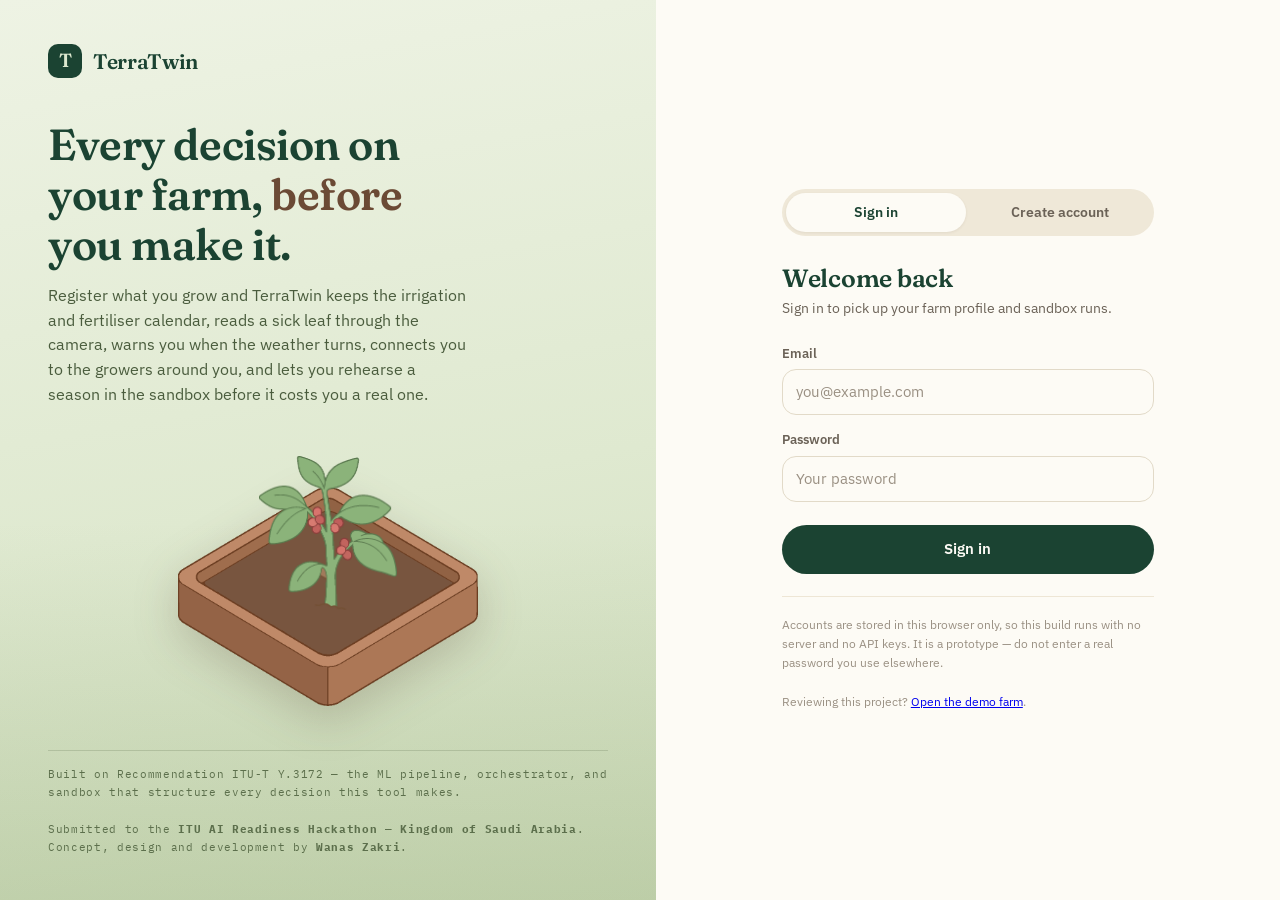
<file: app/index.html>
<!DOCTYPE html>
<html lang="en">
<head>
<meta charset="UTF-8" />
<meta name="viewport" content="width=device-width, initial-scale=1" />
<title>TerraTwin — AI readiness digital twin for Jazan agriculture | ITU AI Readiness Hackathon</title>
<meta name="description" content="TerraTwin — an AI readiness digital twin for sustainable agriculture in Jazan, Saudi Arabia: readiness scorecard, decision sandbox, plant register, AI plant doctor, weather alerts, farmers' forum and local market. Built on ITU-T Y.3172 for the ITU AI Readiness Hackathon. By Wanas Zakri." />

<!-- Web fonts load from Google when online; the app falls back to system
     fonts offline and remains fully usable either way. -->
<link rel="preconnect" href="https://fonts.googleapis.com" />
<link rel="preconnect" href="https://fonts.gstatic.com" crossorigin />
<link href="https://fonts.googleapis.com/css2?family=Fraunces:opsz,wght@9..144,400;9..144,600;9..144,700&family=IBM+Plex+Sans:wght@400;500;600&family=IBM+Plex+Mono:wght@400;500;600&display=swap" rel="stylesheet" />

<link rel="stylesheet" href="css/base.css" />
<link rel="stylesheet" href="css/auth.css" />
<link rel="stylesheet" href="css/app.css" />
<link rel="stylesheet" href="css/farm-modules.css" />
</head>

<body>

<!-- ============ Sign in ============ -->
<div id="page-auth">


<main class="auth-shell">

  <!-- ============ Left: the thesis ============ -->
  <section class="auth-stage">
    <div class="auth-brand">
      <div class="auth-mark" aria-hidden="true">T</div>
      <div class="auth-brand-name">TerraTwin</div>
    </div>

    <div class="auth-pitch">
      <h1>Every decision on your farm, <em>before</em> you make it.</h1>
      <p>
        Register what you grow and TerraTwin keeps the irrigation and fertiliser
        calendar, reads a sick leaf through the camera, warns you when the weather
        turns, connects you to the growers around you, and lets you rehearse a
        season in the sandbox before it costs you a real one.
      </p>
    </div>

    <div class="auth-scene">
      <div class="auth-scene-bowl">
        <img class="bowl" src="[data-uri]" alt="" />
        <img class="auth-scene-plant" src="[data-uri]" alt="A young coffee plant growing in a planting box" />
      </div>
    </div>

    <p class="auth-caption">
      Built on Recommendation ITU-T Y.3172 — the ML pipeline, orchestrator, and
      sandbox that structure every decision this tool makes.
      <br /><br />
      Submitted to the <strong>ITU AI Readiness Hackathon — Kingdom of Saudi Arabia</strong>.
      Concept, design and development by <strong>Wanas Zakri</strong>.
    </p>
  </section>

  <!-- ============ Right: the form ============ -->
  <section class="auth-panel">
    <div class="auth-form-wrap">

      <div class="auth-tabs" role="tablist" aria-label="Sign in or create an account">
        <button class="auth-tab" id="tab-signin" role="tab" aria-selected="true" type="button">Sign in</button>
        <button class="auth-tab" id="tab-signup" role="tab" aria-selected="false" type="button">Create account</button>
      </div>

      <!-- Sign in -->
      <form class="auth-form" id="form-signin" novalidate>
        <h2>Welcome back</h2>
        <p class="lede">Sign in to pick up your farm profile and sandbox runs.</p>

        <div class="field">
          <label for="si-email">Email</label>
          <input type="email" id="si-email" autocomplete="email" placeholder="you@example.com" />
        </div>

        <div class="field">
          <label for="si-pw">Password</label>
          <input type="password" id="si-pw" autocomplete="current-password" placeholder="Your password" />
        </div>

        <button class="btn btn-primary auth-submit" type="submit">Sign in</button>
      </form>

      <!-- Create account -->
      <form class="auth-form hidden" id="form-signup" novalidate>
        <h2>Create your account</h2>
        <p class="lede">Set up a farm profile — your plants, schedule, weather alerts and the local market follow from it.</p>

        <div class="field">
          <label for="su-name">Full name</label>
          <input type="text" id="su-name" autocomplete="name" placeholder="Your name" />
        </div>

        <div class="field">
          <label for="su-email">Email</label>
          <input type="email" id="su-email" autocomplete="email" placeholder="you@example.com" />
        </div>

        <div class="field">
          <label for="su-farm">Farm name</label>
          <input type="text" id="su-farm" placeholder="e.g. Highland Coffee Terraces" />
        </div>

        <div class="field">
          <label for="su-region">Region</label>
          <select id="su-region">
            <option>Jazan</option>
            <option>Asir</option>
            <option>Al Bahah</option>
            <option>Makkah</option>
            <option>Riyadh</option>
            <option>Eastern Province</option>
            <option>Other</option>
          </select>
        </div>

        <div class="field">
          <label for="su-pw">Password</label>
          <input type="password" id="su-pw" autocomplete="new-password" placeholder="At least 8 characters" />
        </div>

        <div class="field">
          <label for="su-pw2">Confirm password</label>
          <input type="password" id="su-pw2" autocomplete="new-password" placeholder="Repeat your password" />
        </div>

        <button class="btn btn-primary auth-submit" type="submit">Create account</button>
      </form>

      <div class="auth-msg" id="auth-msg" role="status" aria-live="polite"></div>

      <p class="auth-note">
        Accounts are stored in this browser only, so this build runs with no
        server and no API keys. It is a prototype — do not enter a real
        password you use elsewhere.
        <br /><br />
        Reviewing this project? <a href="#" id="demo-link">Open the demo farm</a>.
      </p>

    </div>
  </section>

</main>


</div>

<!-- ============ Application ============ -->
<div id="page-app" style="display:none">


<div class="app">

  <!-- ==================== SIDEBAR ==================== -->
  <aside class="sidebar">
    <div class="side-brand">
      <div class="side-mark" aria-hidden="true">T</div>
      <div>
        <div class="side-name">TerraTwin</div>
        <span class="side-tag">Y.3172 aligned</span>
      </div>
    </div>

    <nav class="side-nav" aria-label="Main">
      <div class="nav-group">Farm</div>
      <button class="nav-item active" data-view="dashboard" type="button"><span class="ico">◈</span><span>Dashboard</span></button>
      <button class="nav-item" data-view="plants" type="button"><span class="ico">✽</span><span>My plants</span></button>
      <button class="nav-item" data-view="doctor" type="button"><span class="ico">◎</span><span>Plant doctor</span></button>
      <button class="nav-item" data-view="weather" type="button"><span class="ico">☁</span><span>Weather</span><span class="badge"></span></button>
      <button class="nav-item" data-view="calendar" type="button"><span class="ico">▤</span><span>Seasons</span><span class="badge"></span></button>

      <div class="nav-group">Community</div>
      <button class="nav-item" data-view="forum" type="button"><span class="ico">❝</span><span>Forum</span></button>
      <button class="nav-item" data-view="market" type="button"><span class="ico">⬡</span><span>Market</span></button>

      <div class="nav-group">Decide</div>
      <button class="nav-item" data-view="scorecard" type="button"><span class="ico">◑</span><span>Readiness</span></button>
      <button class="nav-item" data-view="sandbox" type="button"><span class="ico">✿</span><span>Sandbox</span></button>

      <div class="nav-group">Standard</div>
      <button class="nav-item" data-view="mapping" type="button"><span class="ico">⚙</span><span>Y.3172 Mapping</span></button>
      <button class="nav-item" data-view="refs" type="button"><span class="ico">◇</span><span>References</span></button>
      <button class="nav-item" data-view="settings" type="button"><span class="ico">✧</span><span>Settings</span></button>
    </nav>

    <div class="side-user">
      <div class="side-user-row">
        <div class="avatar" id="user-avatar">?</div>
        <div class="side-user-meta">
          <div class="side-user-name" id="user-name">—</div>
          <div class="side-user-farm" id="user-farm">—</div>
        </div>
      </div>
      <button class="logout-btn" id="logout" type="button">Log out</button>
    </div>
  </aside>

  <!-- ==================== MAIN ==================== -->
  <main class="main">

    <!-- ============ DASHBOARD ============ -->
    <section class="view active" id="view-dashboard">
      <div class="page-head">
        <span class="eyebrow">Farm overview</span>
        <h1>Good to see you, <span id="greet-name">there</span>.</h1>
        <p><span id="greet-farm">Your farm</span> — what is due today, what the weather is about to do, and where the gaps are.</p>
      </div>

      <div class="stat-row">
        <div class="card stat">
          <div class="stat-label">AI readiness</div>
          <div class="stat-value" id="dash-score">0<span class="unit"> / 100</span></div>
          <div class="stat-sub"><span class="status-pill mid" id="dash-status">Not assessed</span></div>
        </div>
        <div class="card stat">
          <div class="stat-label">Assessment</div>
          <div class="stat-value" id="dash-answered" style="font-size:19px;line-height:1.4;">0 of 19</div>
          <div class="stat-sub">Questions answered</div>
        </div>
        <div class="card stat">
          <div class="stat-label">Sandbox runs</div>
          <div class="stat-value" id="dash-runs">0</div>
          <div class="stat-sub">Simulated seasons completed</div>
        </div>
        <div class="card stat">
          <div class="stat-label">Best growth</div>
          <div class="stat-value" id="dash-best">0<span class="unit">%</span></div>
          <div class="stat-sub">Across all runs</div>
        </div>
      </div>

      <div class="grid-2">
        <div class="card panel">
          <div class="panel-head">
            <h3>Readiness by dimension</h3>
            <button class="btn btn-ghost" data-goto="scorecard" type="button" style="padding:7px 14px;font-size:12.5px;">Assess</button>
          </div>
          <div id="dash-dims"></div>
        </div>

        <div class="card panel">
          <div class="panel-head">
            <h3>Priority gap</h3>
          </div>
          <div class="stat-value" id="dash-gap" style="font-size:23px;margin-bottom:8px;">—</div>
          <p style="font-size:13px;color:var(--ink-soft);line-height:1.6;" id="dash-gap-sub">
            Complete the assessment to see your weakest dimension.
          </p>
          <div style="margin-top:18px;">
            <button class="btn btn-secondary" data-goto="sandbox" type="button">Open the sandbox</button>
          </div>
        </div>
      </div>

      <div id="farm-today"></div>

      <div class="card panel" style="margin-top:16px;">
        <div class="panel-head"><h3>Recent sandbox runs</h3></div>
        <div class="log" id="dash-runs-list"></div>
      </div>
    </section>

    <!-- ============ SCORECARD ============ -->
    <section class="view" id="view-scorecard">
      <div class="page-head">
        <span class="eyebrow">Assessment</span>
        <h1>AI readiness assessment</h1>
        <p>
          Nineteen questions across five dimensions, scored out of 100. Answers save
          as you go and feed the dashboard immediately.
        </p>
      </div>

      <div class="scorecard-grid">
        <div class="card panel" id="scorecard-body"></div>

        <div class="card panel scorecard-summary">
          <div class="panel-head"><h3>Your score</h3></div>
          <div class="stat-value" id="sc-total">0<span class="unit"> / 100</span></div>
          <div style="margin:10px 0 6px;"><span class="status-pill mid" id="sc-status">Not assessed</span></div>
          <p class="stat-sub" id="sc-progress">0 of 19 questions answered</p>
          <div style="margin-top:20px;padding-top:16px;border-top:1px solid #efe8d8;" id="sc-dims"></div>
        </div>
      </div>
    </section>

    <!-- ============ SANDBOX ============ -->
    <section class="view" id="view-sandbox">
      <div class="page-head">
        <span class="eyebrow">ITU-T Y.3172 · ML Sandbox</span>
        <h1>Sandbox</h1>
        <p>
          Plant a crop and run a season one week at a time. Every decision is pushed
          through the full pipeline and checked by the Policy node before it reaches
          the plant. Nothing here touches a real field — that is the point.
        </p>
      </div>

      <div id="outcome-slot"></div>

      <div class="sandbox-grid">
        <!-- stage -->
        <div>
          <div class="stage">
            <div class="stage-meta">
              <div>
                <div class="stage-week" id="stage-week">Not started</div>
                <div class="stage-crop" id="stage-crop">Choose a crop</div>
              </div>
              <div class="weather-chip hidden" id="weather-chip"></div>
            </div>

            <div class="stage-scene" id="stage-scene"></div>
          </div>

          <!-- signature: live pipeline trace -->
          <div class="pipeline" style="margin-top:14px;">
            <div class="pipeline-head">
              <h4>Pipeline trace</h4>
              <span class="std">Recommendation ITU-T Y.3172 · clause 8.1</span>
            </div>
            <div class="pipe-track" id="pipe-track"></div>
            <div class="pipe-readout" id="pipe-readout"></div>
          </div>

          <div class="card panel" style="margin-top:14px;">
            <div class="panel-head"><h3>Season log</h3></div>
            <div class="log" id="sandbox-log"></div>
          </div>
        </div>

        <!-- controls -->
        <div class="controls">
          <div class="card control-card" id="crop-card">
            <h4>Crop</h4>
            <p class="hint" id="crop-note">—</p>
            <div class="crop-picker" id="crop-picker"></div>
            <div class="fit-readout" id="fit-readout"></div>
            <div style="display:flex;gap:8px;margin-top:13px;">
              <button class="btn btn-primary" id="btn-plant" type="button" style="flex:1;">Plant seed</button>
              <button class="btn btn-ghost hidden" id="btn-reset" type="button">Reset</button>
            </div>
          </div>

          <!-- live effect of every decision, kept at the top of the column
               beside the seeds so cause and effect read together -->
          <div class="card control-card hidden" id="vitals-card">
            <h4>Effect on the plant</h4>
            <p class="hint" id="vitals-sub">—</p>
            <div class="vitals-panel" id="stage-floor"></div>
          </div>

          <div class="card control-card" id="setup-card">
            <h4>Farm setup — Jazan, Saudi Arabia</h4>
            <p class="hint">Set the site before the seed. Choose where in Jazan the farm sits, what it's planted in, which season you plant into, and what kind of year it turns out to be. Week-to-week weather is still rolled by the model — you choose the odds, not the sky.</p>

            <p class="setup-label">Region</p>
            <div class="crop-picker setup-picker" id="region-picker"></div>

            <p class="setup-label">Soil</p>
            <div class="crop-picker setup-picker" id="soil-picker"></div>

            <p class="setup-label">Season</p>
            <div class="crop-picker setup-picker" id="season-picker"></div>

            <p class="setup-label">Weather pattern</p>
            <div class="crop-picker setup-picker" id="pattern-picker"></div>

            <p class="setup-label">Site climate</p>
            <div class="season-readout" id="season-readout"></div>
          </div>

          <div class="week-note hidden" id="week-note"></div>
          <div class="week-note action-note hidden" id="action-note"></div>

          <div class="card control-card">
            <h4>This week's decision</h4>
            <p class="hint">One action per week. The Policy node may refuse a request — read the trace to see why.</p>
            <div class="action-list" id="action-list">
              <button class="action" data-action="water" type="button" disabled>
                <span class="action-ico">💧</span>
                <span class="action-body">
                  <span class="action-name">Irrigate</span>
                  <span class="action-desc">Raise soil moisture by 30%</span>
                </span>
              </button>
              <button class="action" data-action="fertilise" type="button" disabled>
                <span class="action-ico">🌾</span>
                <span class="action-body">
                  <span class="action-name">Apply fertiliser</span>
                  <span class="action-desc">Raise nutrients — capped at 3 per season</span>
                </span>
              </button>
              <button class="action" data-action="treat" type="button" disabled>
                <span class="action-ico">🛡</span>
                <span class="action-body">
                  <span class="action-name">Treat for pests</span>
                  <span class="action-desc">Cut pest pressure sharply</span>
                </span>
              </button>
              <button class="action" data-action="inspect" type="button" disabled>
                <span class="action-ico">🔍</span>
                <span class="action-body">
                  <span class="action-name">Inspect</span>
                  <span class="action-desc">Read the plant's state, change nothing</span>
                </span>
              </button>
              <button class="action" data-action="wait" type="button" disabled>
                <span class="action-ico">⏳</span>
                <span class="action-body">
                  <span class="action-name">Hold</span>
                  <span class="action-desc">Let the week pass without intervening</span>
                </span>
              </button>
              <button class="action" id="agent-suggest-btn" type="button" disabled
                style="border-style:dashed;">
                <span class="action-ico">🤖</span>
                <span class="action-body">
                  <span class="action-name">Ask the agent</span>
                  <span class="action-desc">Suggest one action, checked against the same M and P nodes — you still choose</span>
                </span>
              </button>
            </div>
          </div>
        </div>
      </div>
    </section>

    <!-- ============ MAPPING ============ -->
    <section class="view" id="view-mapping">
      <div class="page-head">
        <span class="eyebrow">Standards alignment</span>
        <h1>ITU-T Y.3172 mapping</h1>
        <p>
          Every node this application runs, mapped to its definition in Recommendation
          ITU-T Y.3172 clause 8.1. The Sandbox screen shows these same nodes executing
          in real time.
        </p>
      </div>

      <div class="card panel" style="overflow-x:auto;">
        <table class="tbl" id="mapping-table"></table>
      </div>

      <div class="callout" style="margin-top:18px;">
        <strong>Prototype disclosure.</strong> The Model (M) node is currently rule-based,
        not a trained statistical or deep-learning model. All farm figures in this build
        are illustrative. No accuracy or production-readiness claims are made.
      </div>
    </section>

    <!-- ============ REFERENCES ============ -->
    <section class="view" id="view-refs">
      <div class="page-head">
        <span class="eyebrow">Knowledge base</span>
        <h1>Policy and standards references</h1>
        <p>
          The standards, policies, official statistics, and live data services this
          project is built on. Every link points to a primary source: the ITU
          Recommendations the architecture implements, the Saudi policy and programme
          framework it operates inside, and the research and data providers behind its
          agronomic figures.
        </p>
      </div>

      <div class="card panel" id="refs-list"></div>
    </section>

    <!-- ============ SETTINGS ============ -->
    <section class="view" id="view-settings">
      <div class="page-head">
        <span class="eyebrow">Configuration</span>
        <h1>Settings</h1>
        <p>Assistant mode and local data.</p>
      </div>

      <div class="callout">
        <strong>No API key ships with this project.</strong> Farmy works out of the
        box using the built-in knowledge base with no network calls. Connecting Gemini is
        optional — paste your own key below and it is stored only in this browser.
      </div>

      <div class="card panel">
        <div class="panel-head">
          <h3>Farmy assistant</h3>
          <span class="status-pill mid" id="key-status">Local mode</span>
        </div>

        <div class="setting-row">
          <div class="setting-info">
            <h4>Google Gemini API key</h4>
            <p>
              Optional, and shared by two features: Farmy's answers and the Plant doctor
              camera. Get a key from Google AI Studio. When set, questions are sent to
              Google's endpoint with the TerraTwin knowledge base as grounding context, and
              plant photos are sent to Gemini vision for diagnosis. Leave empty and both
              fall back to running locally.
            </p>
          </div>
          <div class="setting-control">
            <input type="password" id="set-key" placeholder="AIza…" autocomplete="off" />
          </div>
        </div>

        <div class="setting-row">
          <div class="setting-info">
            <h4>Model</h4>
            <p>The Gemini model name to call. Check Google's current model list if a request fails.</p>
          </div>
          <div class="setting-control">
            <input type="text" id="set-model" placeholder="gemini-2.0-flash" />
          </div>
        </div>

        <div style="display:flex;gap:9px;margin-top:16px;">
          <button class="btn btn-primary" id="set-save" type="button">Save</button>
          <button class="btn btn-ghost" id="set-clear" type="button">Remove key</button>
        </div>
      </div>

      <div class="card panel" style="margin-top:16px;">
        <div class="panel-head">
          <h3>About this project</h3>
          <span class="status-pill high">ITU AI Readiness Hackathon</span>
        </div>
        <p style="font-size:13px;color:var(--ink-soft);line-height:1.65;margin-bottom:14px;">
          TerraTwin is an AI readiness digital twin for farms in the Jazan region —
          the Tihama coast, the wadi farmland at Sabya, the Abu Arish plain, and the
          terraces of Al-Reeth and Fifa. It was submitted to the
          <strong>ITU AI Readiness Hackathon — Kingdom of Saudi Arabia</strong>, and its
          decision architecture implements Recommendation ITU-T Y.3172 node for node.
        </p>
        <div class="team-grid" id="team-list"></div>
      </div>

      <div class="card panel" style="margin-top:16px;">
        <div class="panel-head"><h3>Your data</h3></div>
        <div class="setting-row">
          <div class="setting-info">
            <h4>Clear this account's data</h4>
            <p>Removes your plants, schedule, scans, orders, readiness answers, sandbox history, and chat. Your account stays. Forum posts and market listings are shared and are not affected.</p>
          </div>
          <div class="setting-control" style="width:auto;">
            <button class="btn btn-ghost" id="set-reset-data" type="button">Clear data</button>
          </div>
        </div>
      </div>
    </section>

    <!-- ============ MY PLANTS ============ -->
    <section class="view" id="view-plants">
      <div class="page-head">
        <span class="eyebrow">My farm · <span class="ar">مزرعتي</span></span>
        <h1>My plants</h1>
        <p>
          Register what is actually growing on your land, set an irrigation and
          fertilisation rhythm for each one, and the app keeps the calendar —
          adjusting it when the weather says the plant does not need water this week.
        </p>
      </div>

      <div class="stat-row">
        <div class="card stat">
          <div class="stat-label">Registered plants</div>
          <div class="stat-value" id="pl-count">0</div>
          <div class="stat-sub">Across your plots</div>
        </div>
        <div class="card stat">
          <div class="stat-label">Due today</div>
          <div class="stat-value" id="pl-due">0</div>
          <div class="stat-sub">Irrigation and fertilisation</div>
        </div>
        <div class="card stat">
          <div class="stat-label">Overdue</div>
          <div class="stat-value" id="pl-late">0</div>
          <div class="stat-sub">Past their scheduled date</div>
        </div>
        <div class="card stat">
          <div class="stat-label">Water saved</div>
          <div class="stat-value" id="pl-saved">0<span class="unit"> L</span></div>
          <div class="stat-sub">Irrigations skipped on rain forecast</div>
        </div>
      </div>

      <div class="card panel" style="margin-bottom:16px;">
        <div class="panel-head">
          <h3>Add a plant</h3>
          <span class="eyebrow">Step 1 — tell the app what you planted</span>
        </div>

        <div class="mini-form">
          <div class="field">
            <label for="pl-name">Name or label</label>
            <input type="text" id="pl-name" placeholder="e.g. Mango row A" />
          </div>
          <div class="field">
            <label for="pl-type">Plant type</label>
            <select id="pl-type"></select>
          </div>
          <div class="field">
            <label for="pl-plot">Plot / location</label>
            <input type="text" id="pl-plot" placeholder="e.g. North terrace, Abu Arish" />
          </div>
          <div class="field">
            <label for="pl-date">Planted on</label>
            <input type="date" id="pl-date" />
          </div>
          <div class="field">
            <label for="pl-water">Irrigate every (days)</label>
            <input type="number" id="pl-water" min="1" max="60" value="3" />
          </div>
          <div class="field">
            <label for="pl-fert">Fertilise every (days)</label>
            <input type="number" id="pl-fert" min="1" max="365" value="30" />
          </div>
        </div>

        <div class="field" style="margin-bottom:12px;">
          <label for="pl-note">Notes</label>
          <textarea class="form-textarea" id="pl-note" placeholder="Variety, rootstock, water source, anything you want to remember."></textarea>
        </div>

        <div class="tool-row" style="margin-bottom:0;">
          <button class="btn btn-ghost" id="pl-photo-btn" type="button">📷 Attach photo</button>
          <input type="file" id="pl-photo" accept="image/*" class="hidden" />
          <span class="eyebrow" id="pl-photo-name"></span>
          <button class="btn btn-primary" id="pl-add" type="button" style="margin-left:auto;">Add plant</button>
        </div>
      </div>

      <div class="plant-grid" id="plant-grid"></div>
    </section>

    <!-- ============ PLANT DOCTOR (AI CAMERA) ============ -->
    <section class="view" id="view-doctor">
      <div class="page-head">
        <span class="eyebrow">AI camera · <span class="ar">الطبيب الذكي</span></span>
        <h1>Plant doctor</h1>
        <p>
          Point the camera at a leaf, a fruit, or the whole plant. The image is read
          by Google Gemini vision and comes back with the species, the growth stage,
          a health verdict, and the treatment steps to take this week.
        </p>
      </div>

      <div class="doctor-grid">
        <div>
          <div class="cam-stage" id="cam-stage">
            <div class="cam-placeholder" id="cam-placeholder">
              <span class="big">🌿</span>
              Start the camera, or upload a photo from your phone.<br />
              Nothing is stored anywhere but this browser.
            </div>
            <div class="scan-scanline"></div>
          </div>

          <div class="cam-bar">
            <button class="btn btn-primary" id="cam-start" type="button">Start camera</button>
            <button class="btn btn-secondary hidden" id="cam-shot" type="button">Capture &amp; analyse</button>
            <button class="btn btn-ghost" id="cam-upload-btn" type="button">Upload photo</button>
            <input type="file" id="cam-upload" accept="image/*" class="hidden" />
            <button class="btn btn-ghost hidden" id="cam-again" type="button">Retake</button>
          </div>

          <div class="card panel" style="margin-top:14px;">
            <div class="panel-head">
              <h3>Scan history</h3>
              <span class="eyebrow" id="scan-count">0 scans</span>
            </div>
            <div class="scan-history" id="scan-history"></div>
          </div>
        </div>

        <div>
          <div class="card panel" id="diag-card">
            <div class="panel-head">
              <h3>Diagnosis</h3>
              <span class="status-pill mid" id="diag-mode">Waiting</span>
            </div>
            <div id="diag-body">
              <p class="empty-note">
                No scan yet. Capture or upload a photo and the analysis appears here —
                species, life stage, health score, what is wrong, and what to do about it.
              </p>
            </div>
          </div>

          <div class="callout" style="margin-top:14px;">
            <strong>How the vision model is wired.</strong> The camera uses the same
            Google Gemini key you set under Settings. With no key the app falls back to
            an on-device colour analysis that reads chlorosis and necrosis from the leaf
            pixels — less precise, but it still runs with no network and no account.
          </div>
        </div>
      </div>
    </section>

    <!-- ============ WEATHER ============ -->
    <section class="view" id="view-weather">
      <div class="page-head">
        <span class="eyebrow">Weather &amp; alerts · <span class="ar">تنبيهات الطقس</span></span>
        <h1>Weather watch</h1>
        <p>
          Seven days for your part of Jazan, read against what you have planted. The
          app is not showing you a forecast for its own sake — it flags the swings that
          change a farming decision, and says which decision.
        </p>
      </div>

      <div class="tool-row">
        <label class="eyebrow" for="wx-region" style="margin-right:4px;">Location</label>
        <select id="wx-region"></select>
        <button class="btn btn-ghost" id="wx-refresh" type="button">Refresh</button>
        <span class="eyebrow" id="wx-source"></span>
      </div>

      <div class="card panel" style="margin-bottom:16px;">
        <div class="panel-head">
          <h3>Seven-day outlook</h3>
          <span class="eyebrow" id="wx-place">Jazan</span>
        </div>
        <div class="wx-strip" id="wx-strip"></div>
      </div>

      <div class="grid-2">
        <div class="card panel">
          <div class="panel-head"><h3>Active alerts</h3></div>
          <div id="wx-alerts"></div>
        </div>

        <div class="card panel">
          <div class="panel-head"><h3>What it means for your plants</h3></div>
          <div id="wx-impact"></div>
        </div>
      </div>
    </section>

    <!-- ============ SEASONS & REMINDERS ============ -->
    <section class="view" id="view-calendar">
      <div class="page-head">
        <span class="eyebrow">Calendar · <span class="ar">مواسم الزراعة والري</span></span>
        <h1>Seasons and reminders</h1>
        <p>
          The Tihama planting calendar, your irrigation and fertilisation schedule, and
          anything else you want the app to remind you about — in one list, ordered by
          what is closest to falling behind.
        </p>
      </div>

      <div class="season-band" id="season-band"></div>

      <div class="grid-2">
        <div class="card panel">
          <div class="panel-head">
            <h3>Your reminders</h3>
            <span class="eyebrow" id="task-summary"></span>
          </div>
          <div id="task-list"></div>

          <div class="tool-row" style="margin:14px 0 0;">
            <input type="text" id="task-title" placeholder="Add your own reminder…" style="flex:1;" />
            <input type="date" id="task-date" />
            <button class="btn btn-secondary" id="task-add" type="button">Add</button>
          </div>
        </div>

        <div class="card panel">
          <div class="panel-head">
            <h3>Plant now in Jazan</h3>
            <span class="eyebrow" id="cal-season-name"></span>
          </div>
          <div class="crop-cal" id="crop-cal"></div>
          <p class="empty-note" style="padding-bottom:0;">
            Sowing windows follow the Tihama coastal calendar. Highland terraces in
            Fifa and Al Aridhah run two to three weeks behind the coast.
          </p>
        </div>
      </div>
    </section>

    <!-- ============ COMMUNITY FORUM ============ -->
    <section class="view" id="view-forum">
      <div class="page-head">
        <span class="eyebrow">Community · <span class="ar">منتدى المزارعين</span></span>
        <h1>Farmers' forum</h1>
        <p>
          Ask the people farming the same soil. Post in text, attach a photo of the
          problem, or record a voice note — which matters, because plenty of the best
          growers in Jazan would rather talk than type.
        </p>
      </div>

      <div class="forum-grid">
        <div>
          <div class="card panel composer" style="margin-bottom:16px;">
            <div class="panel-head">
              <h3>Ask or share</h3>
              <span class="eyebrow" id="forum-as"></span>
            </div>

            <textarea class="form-textarea" id="post-text" placeholder="What is happening on your farm?"></textarea>

            <div class="tool-row" style="margin:11px 0 0;">
              <select id="post-tag"></select>
              <button class="btn btn-ghost" id="post-photo-btn" type="button">🖼 Photo</button>
              <input type="file" id="post-photo" accept="image/*" class="hidden" />
              <button class="btn btn-ghost" id="post-rec" type="button">🎙 Voice note</button>
              <button class="btn btn-primary" id="post-send" type="button" style="margin-left:auto;">Post</button>
            </div>

            <div class="rec-row hidden" id="rec-row">
              <span class="rec-dot"></span>
              <span class="eyebrow" id="rec-time">00:00</span>
              <button class="btn btn-ghost" id="rec-stop" type="button" style="padding:6px 12px;font-size:12px;">Stop</button>
            </div>

            <div class="attach-preview" id="post-attach"></div>
          </div>

          <div class="tool-row">
            <input type="search" id="forum-search" placeholder="Search the forum…" style="flex:1;" />
          </div>
          <div class="filter-chips" id="forum-filters" style="margin-bottom:16px;"></div>

          <div class="card panel" style="padding:0;" id="forum-feed"></div>
        </div>

        <div>
          <div class="card panel">
            <div class="panel-head"><h3>Most active</h3></div>
            <div id="forum-top"></div>
          </div>

          <div class="card panel" style="margin-top:14px;">
            <div class="panel-head"><h3>House rules</h3></div>
            <p class="empty-note" style="padding-top:0;">
              Name the crop, the plot, and what you already tried — a photo of the
              underside of the leaf answers more questions than a paragraph. Prices and
              sales belong in the Market tab, not here.
            </p>
          </div>
        </div>
      </div>
    </section>

    <!-- ============ MARKET ============ -->
    <section class="view" id="view-market">
      <div class="page-head">
        <span class="eyebrow">Market · <span class="ar">متجر المزارعين</span></span>
        <h1>Seeds, plants and services</h1>
        <p>
          A local exchange for seed, seedlings, inputs and farm services — priced in
          riyals, listed by growers and suppliers in the region, with the seller's own
          contact rather than a middleman.
        </p>
      </div>

      <div class="tool-row">
        <input type="search" id="mk-search" placeholder="Search listings…" style="flex:1;min-width:180px;" />
        <select id="mk-sort">
          <option value="new">Newest first</option>
          <option value="low">Price: low to high</option>
          <option value="high">Price: high to low</option>
        </select>
        <button class="btn btn-secondary" id="mk-sell-toggle" type="button">Sell something</button>
      </div>

      <div class="filter-chips" id="mk-filters" style="margin-bottom:16px;"></div>

      <div class="card panel hidden" id="mk-sell-card" style="margin-bottom:16px;">
        <div class="panel-head">
          <h3>List an item</h3>
          <span class="eyebrow">Visible to every account on this device</span>
        </div>

        <div class="mini-form">
          <div class="field">
            <label for="mk-title">Title</label>
            <input type="text" id="mk-title" placeholder="e.g. Khawlani coffee seedlings" />
          </div>
          <div class="field">
            <label for="mk-cat">Category</label>
            <select id="mk-cat"></select>
          </div>
          <div class="field">
            <label for="mk-price">Price (SAR)</label>
            <input type="number" id="mk-price" min="0" step="1" placeholder="120" />
          </div>
          <div class="field">
            <label for="mk-unit">Per</label>
            <input type="text" id="mk-unit" placeholder="seedling / kg / visit" />
          </div>
          <div class="field">
            <label for="mk-phone">Contact</label>
            <input type="text" id="mk-phone" placeholder="05XXXXXXXX" />
          </div>
          <div class="field">
            <label for="mk-loc">Location</label>
            <input type="text" id="mk-loc" placeholder="Abu Arish" />
          </div>
        </div>

        <div class="field" style="margin-bottom:12px;">
          <label for="mk-desc">Description</label>
          <textarea class="form-textarea" id="mk-desc" placeholder="Variety, age, quantity available, delivery."></textarea>
        </div>

        <div class="tool-row" style="margin-bottom:0;">
          <button class="btn btn-ghost" id="mk-photo-btn" type="button">📷 Photo</button>
          <input type="file" id="mk-photo" accept="image/*" class="hidden" />
          <span class="eyebrow" id="mk-photo-name"></span>
          <button class="btn btn-primary" id="mk-publish" type="button" style="margin-left:auto;">Publish listing</button>
        </div>
      </div>

      <div class="market-grid" id="market-grid"></div>

      <div class="card panel" style="margin-top:16px;">
        <div class="panel-head">
          <h3>Your requests</h3>
          <span class="eyebrow">Orders and bookings you placed</span>
        </div>
        <div class="log" id="mk-orders"></div>
      </div>
    </section>

  </main>
</div>

<!-- ==================== FARMY ASSISTANT ==================== -->
<button class="chat-fab" id="chat-fab" type="button" aria-label="Open Farmy, the farming assistant">
  <img src="[data-uri]" alt="" class="fab-farmy" />
</button>

<div class="chat-panel" id="chat-panel" role="dialog" aria-label="Farmy assistant">
  <div class="chat-head">
    <div class="chat-head-id">
      <img src="[data-uri]" alt="" class="head-farmy" />
      <div>
        <div class="chat-head-title">Farmy</div>
        <div class="chat-head-sub">your farming assistant</div>
      </div>
    </div>
    <button class="chat-close" id="chat-close" type="button" aria-label="Close">×</button>
  </div>

  <div class="chat-body" id="chat-body"></div>

  <div class="chat-chips" id="chat-chips">
    <button class="chip" type="button">How are you?</button>
    <button class="chip" type="button">What grows well in sandy soil?</button>
    <button class="chip" type="button">Tell me about olives</button>
    <button class="chip" type="button">How do I save water?</button>
  </div>

  <div class="chat-input-row">
    <input type="text" id="chat-input" placeholder="Ask Farmy about farming, water, crops, or Y.3172…" />
    <button class="chat-send" id="chat-send" type="button" aria-label="Send">→</button>
  </div>
</div>

<div class="toast" id="toast"></div>


</div>

<script src="js/01-storage-safety.js"></script>
<script src="js/02-store.js"></script>
<script src="js/03-router.js"></script>
<script src="js/04-knowledge-base.js"></script>
<script src="js/05-kb-fruits-nuts.js"></script>
<script src="js/06-kb-vegetables-field-crops.js"></script>
<script src="js/07-kb-trees-propagation.js"></script>
<script src="js/08-kb-pests-diseases-nutrition.js"></script>
<script src="js/09-kb-soil-water-climate.js"></script>
<script src="js/10-kb-regions-livestock-policy.js"></script>
<script src="js/11-kb-extended-crops.js"></script>
<script src="js/12-pipeline-y3172.js"></script>
<script src="js/13-sandbox.js"></script>
<script src="js/14-assistant-farmy.js"></script>
<script src="js/15-app-controller.js"></script>
<script src="js/16-kb-farm-operations.js"></script>
<script src="js/17-farm-modules.js"></script>
<script src="js/18-auth-controller.js"></script>
<script src="js/19-storage-notice.js"></script>

</body>
</html>
</file>
<file: app/css/base.css>
/* ===== base.css ===== */
/* ============================================================
   TerraTwin — Design tokens
   Palette sampled from the project's own illustration set:
   soil, terracotta pot, leaf green, husk gold, coffee-cherry red.
   Forest/moss retained from the TerraTwin brand deliverables.
   ============================================================ */

:root {
  /* Earth — from the soil bowl and seed illustrations */
  --soil-deep: #4a3426;
  --soil: #6b4a35;
  --pot: #b5825c;
  --pot-light: #c99a72;

  /* Growth — from the healthy plant illustrations */
  --forest: #1b4332;
  --moss: #40916c;
  --leaf: #7c9a5e;
  --sage: #a8bf92;
  --sage-pale: #dce8cf;

  /* Surface */
  --cream: #f6f1e4;
  --paper: #fdfbf5;
  --paper-sunk: #efe8d8;

  /* Signal — husk gold from corn/mango, cherry red from coffee */
  --husk: #d9a63f;
  --husk-pale: #f4e3bd;
  --berry: #c4625a;
  --berry-pale: #f5dcd9;

  /* Ink */
  --ink: #241f1a;
  --ink-soft: #6b6257;
  --ink-faint: #9a9083;

  /* Type */
  --display: "Fraunces", Georgia, serif;
  --body: "IBM Plex Sans", system-ui, -apple-system, sans-serif;
  --mono: "IBM Plex Mono", ui-monospace, monospace;

  /* Structure */
  --r-sm: 8px;
  --r-md: 14px;
  --r-lg: 22px;
  --r-xl: 32px;

  --shadow-sm: 0 1px 3px rgba(74, 52, 38, 0.08);
  --shadow-md: 0 4px 16px rgba(74, 52, 38, 0.1);
  --shadow-lg: 0 12px 40px rgba(74, 52, 38, 0.14);

  --ease: cubic-bezier(0.22, 0.61, 0.36, 1);
}

/* ---------- Reset ---------- */
*,
*::before,
*::after {
  box-sizing: border-box;
}

html,
body {
  margin: 0;
  padding: 0;
}

body {
  font-family: var(--body);
  font-size: 15px;
  line-height: 1.55;
  color: var(--ink);
  background: var(--cream);
  -webkit-font-smoothing: antialiased;
  text-rendering: optimizeLegibility;
}

img {
  max-width: 100%;
  display: block;
}

button,
input,
select,
textarea {
  font: inherit;
  color: inherit;
}

button {
  cursor: pointer;
  border: none;
  background: none;
}

h1,
h2,
h3,
h4 {
  font-family: var(--display);
  font-weight: 600;
  font-variation-settings: "SOFT" 40, "WONK" 1;
  line-height: 1.15;
  margin: 0;
  letter-spacing: -0.01em;
}

p {
  margin: 0;
}

/* ---------- Focus ---------- */
:focus-visible {
  outline: 2.5px solid var(--moss);
  outline-offset: 2px;
  border-radius: 4px;
}

/* ---------- Shared atoms ---------- */
.eyebrow {
  font-family: var(--mono);
  font-size: 10.5px;
  letter-spacing: 0.14em;
  text-transform: uppercase;
  color: var(--ink-faint);
  font-weight: 500;
}

.btn {
  display: inline-flex;
  align-items: center;
  justify-content: center;
  gap: 8px;
  padding: 11px 20px;
  border-radius: 999px;
  font-size: 14px;
  font-weight: 600;
  transition: transform 0.15s var(--ease), background 0.15s var(--ease),
    box-shadow 0.15s var(--ease);
  white-space: nowrap;
}

.btn:active {
  transform: translateY(1px);
}

.btn-primary {
  background: var(--forest);
  color: var(--paper);
}

.btn-primary:hover {
  background: #143526;
  box-shadow: var(--shadow-md);
}

.btn-secondary {
  background: var(--sage-pale);
  color: var(--forest);
}

.btn-secondary:hover {
  background: #cfe0be;
}

.btn-ghost {
  background: transparent;
  color: var(--ink-soft);
  border: 1.5px solid #ddd4c2;
}

.btn-ghost:hover {
  border-color: var(--moss);
  color: var(--forest);
}

.btn:disabled {
  opacity: 0.4;
  cursor: not-allowed;
  transform: none;
}

.card {
  background: var(--paper);
  border-radius: var(--r-lg);
  border: 1px solid #e8e0cd;
  box-shadow: var(--shadow-sm);
}

/* ---------- Utility ---------- */
.sr-only {
  position: absolute;
  width: 1px;
  height: 1px;
  padding: 0;
  margin: -1px;
  overflow: hidden;
  clip: rect(0, 0, 0, 0);
  white-space: nowrap;
  border: 0;
}

.hidden {
  display: none !important;
}

@media (prefers-reduced-motion: reduce) {
  *,
  *::before,
  *::after {
    animation-duration: 0.01ms !important;
    animation-iteration-count: 1 !important;
    transition-duration: 0.01ms !important;
    scroll-behavior: auto !important;
  }
}
</file>
<file: app/css/auth.css>
/* ===== auth.css ===== */
/* ============================================================
   Auth screen — split layout.
   Left: the seed-in-soil thesis. Right: the form.
   ============================================================ */

.auth-shell {
  min-height: 100vh;
  display: grid;
  grid-template-columns: 1.05fr 1fr;
}

/* ---------- Left: illustrated panel ---------- */
.auth-stage {
  position: relative;
  background: linear-gradient(170deg, #eef3e4 0%, #dfe9d0 55%, #cfdcbc 100%);
  display: flex;
  flex-direction: column;
  justify-content: space-between;
  padding: 44px 48px;
  overflow: hidden;
}

.auth-stage::after {
  /* soft horizon band */
  content: "";
  position: absolute;
  left: 0;
  right: 0;
  bottom: 0;
  height: 42%;
  background: linear-gradient(180deg, rgba(168, 191, 146, 0) 0%, rgba(124, 154, 94, 0.22) 100%);
  pointer-events: none;
}

.auth-brand {
  display: flex;
  align-items: center;
  gap: 11px;
  position: relative;
  z-index: 2;
}

.auth-mark {
  width: 34px;
  height: 34px;
  border-radius: 10px;
  background: var(--forest);
  display: grid;
  place-items: center;
  color: var(--sage-pale);
  font-family: var(--display);
  font-size: 19px;
  font-weight: 600;
  flex-shrink: 0;
}

.auth-brand-name {
  font-family: var(--display);
  font-size: 21px;
  font-weight: 600;
  color: var(--forest);
  letter-spacing: -0.015em;
}

.auth-pitch {
  position: relative;
  z-index: 2;
  max-width: 420px;
}

.auth-pitch h1 {
  font-size: clamp(30px, 3.4vw, 44px);
  color: var(--forest);
  margin-bottom: 14px;
}

.auth-pitch h1 em {
  font-style: normal;
  color: var(--soil);
  font-variation-settings: "SOFT" 60, "WONK" 1;
}

.auth-pitch p {
  color: #4a5c3d;
  font-size: 15.5px;
  line-height: 1.6;
}

/* the growing scene */
.auth-scene {
  position: relative;
  z-index: 2;
  display: flex;
  align-items: flex-end;
  justify-content: center;
  min-height: 250px;
  margin: 8px 0 4px;
}

.auth-scene-bowl {
  position: relative;
  width: 300px;
  max-width: 78%;
}

.auth-scene-bowl img.bowl {
  width: 100%;
  filter: drop-shadow(0 14px 22px rgba(74, 52, 38, 0.22));
}

.auth-scene-plant {
  position: absolute;
  left: 50%;
  bottom: 44%;
  transform: translateX(-50%);
  width: 46%;
  animation: sway 6s ease-in-out infinite;
  transform-origin: bottom center;
}

@keyframes sway {
  0%, 100% { transform: translateX(-50%) rotate(-1.6deg); }
  50%      { transform: translateX(-50%) rotate(1.6deg); }
}

.auth-caption {
  position: relative;
  z-index: 2;
  font-family: var(--mono);
  font-size: 11px;
  letter-spacing: 0.06em;
  color: #5c6f4c;
  border-top: 1px solid rgba(92, 111, 76, 0.24);
  padding-top: 14px;
  line-height: 1.65;
}

/* ---------- Right: form ---------- */
.auth-panel {
  background: var(--paper);
  display: flex;
  align-items: center;
  justify-content: center;
  padding: 40px 32px;
}

.auth-form-wrap {
  width: 100%;
  max-width: 372px;
}

.auth-tabs {
  display: flex;
  gap: 4px;
  background: var(--paper-sunk);
  border-radius: 999px;
  padding: 4px;
  margin-bottom: 28px;
}

.auth-tab {
  flex: 1;
  padding: 9px 12px;
  border-radius: 999px;
  font-size: 13.5px;
  font-weight: 600;
  color: var(--ink-soft);
  transition: background 0.18s var(--ease), color 0.18s var(--ease);
}

.auth-tab[aria-selected="true"] {
  background: var(--paper);
  color: var(--forest);
  box-shadow: var(--shadow-sm);
}

.auth-form h2 {
  font-size: 25px;
  color: var(--forest);
  margin-bottom: 5px;
}

.auth-form > p.lede {
  color: var(--ink-soft);
  font-size: 14px;
  margin-bottom: 24px;
}

.field {
  margin-bottom: 15px;
}

.field label {
  display: block;
  font-size: 12.5px;
  font-weight: 600;
  color: var(--ink-soft);
  margin-bottom: 6px;
}

.field input,
.field select {
  width: 100%;
  padding: 11px 13px;
  border: 1.5px solid #e2dac8;
  border-radius: var(--r-md);
  background: var(--paper);
  font-size: 14.5px;
  transition: border-color 0.15s var(--ease), background 0.15s var(--ease);
}

.field input:focus {
  outline: none;
  border-color: var(--moss);
  background: #fff;
}

.field input::placeholder {
  color: var(--ink-faint);
}

.auth-submit {
  width: 100%;
  margin-top: 8px;
  padding: 13px;
  font-size: 14.5px;
}

.auth-msg {
  margin-top: 14px;
  padding: 11px 13px;
  border-radius: var(--r-md);
  font-size: 13px;
  line-height: 1.5;
  display: none;
}

.auth-msg.error {
  display: block;
  background: var(--berry-pale);
  color: #8e332c;
  border: 1px solid #e8bfba;
}

.auth-msg.ok {
  display: block;
  background: var(--sage-pale);
  color: var(--forest);
  border: 1px solid #bfd6a9;
}

.auth-note {
  margin-top: 22px;
  padding-top: 18px;
  border-top: 1px solid #eee6d5;
  font-size: 12px;
  line-height: 1.6;
  color: var(--ink-faint);
}

/* ---------- Responsive ---------- */
@media (max-width: 880px) {
  .auth-shell {
    grid-template-columns: 1fr;
  }
  .auth-stage {
    padding: 28px 24px 32px;
  }
  .auth-scene {
    min-height: 190px;
  }
  .auth-scene-bowl {
    width: 220px;
  }
  .auth-caption {
    display: none;
  }
  .auth-panel {
    padding: 32px 24px 56px;
  }
}
</file>
<file: app/css/app.css>
/* ===== app.css ===== */
/* ============================================================
   TerraTwin application shell
   ============================================================ */

.app {
  display: grid;
  grid-template-columns: 236px 1fr;
  min-height: 100vh;
}

/* ---------- Sidebar ---------- */
.sidebar {
  background: var(--forest);
  color: var(--sage-pale);
  padding: 22px 16px;
  display: flex;
  flex-direction: column;
  gap: 26px;
  position: sticky;
  top: 0;
  height: 100vh;
  overflow-y: auto;
}

.side-brand {
  display: flex;
  align-items: center;
  gap: 10px;
  padding: 0 6px;
}

.side-mark {
  width: 32px;
  height: 32px;
  border-radius: 9px;
  background: var(--sage-pale);
  color: var(--forest);
  display: grid;
  place-items: center;
  font-family: var(--display);
  font-size: 18px;
  font-weight: 600;
  flex-shrink: 0;
}

.side-name {
  font-family: var(--display);
  font-size: 18px;
  font-weight: 600;
  color: #fff;
  letter-spacing: -0.015em;
}

.side-tag {
  font-family: var(--mono);
  font-size: 9px;
  letter-spacing: 0.1em;
  color: rgba(216, 243, 220, 0.5);
  text-transform: uppercase;
  display: block;
  margin-top: 1px;
}

.side-nav {
  display: flex;
  flex-direction: column;
  gap: 2px;
  flex: 1;
}

.side-nav .nav-group {
  font-family: var(--mono);
  font-size: 9.5px;
  letter-spacing: 0.13em;
  text-transform: uppercase;
  color: rgba(216, 243, 220, 0.42);
  padding: 14px 10px 6px;
}

.nav-item {
  display: flex;
  align-items: center;
  gap: 10px;
  width: 100%;
  padding: 9px 10px;
  border-radius: 10px;
  font-size: 13.5px;
  font-weight: 500;
  color: rgba(216, 243, 220, 0.78);
  text-align: left;
  transition: background 0.15s var(--ease), color 0.15s var(--ease);
}

.nav-item:hover {
  background: rgba(255, 255, 255, 0.07);
  color: #fff;
}

.nav-item.active {
  background: rgba(255, 255, 255, 0.13);
  color: #fff;
  font-weight: 600;
}

.nav-item .ico {
  width: 17px;
  text-align: center;
  font-size: 14px;
  flex-shrink: 0;
  opacity: 0.9;
}

.side-user {
  border-top: 1px solid rgba(255, 255, 255, 0.12);
  padding-top: 14px;
}

.side-user-row {
  display: flex;
  align-items: center;
  gap: 9px;
  padding: 0 6px 11px;
}

.avatar {
  width: 32px;
  height: 32px;
  border-radius: 50%;
  background: var(--moss);
  color: #fff;
  display: grid;
  place-items: center;
  font-size: 13px;
  font-weight: 600;
  flex-shrink: 0;
}

.side-user-meta {
  min-width: 0;
}

.side-user-name {
  font-size: 13px;
  font-weight: 600;
  color: #fff;
  white-space: nowrap;
  overflow: hidden;
  text-overflow: ellipsis;
}

.side-user-farm {
  font-size: 11px;
  color: rgba(216, 243, 220, 0.55);
  white-space: nowrap;
  overflow: hidden;
  text-overflow: ellipsis;
}

.logout-btn {
  width: 100%;
  padding: 8px;
  border-radius: 9px;
  font-size: 12.5px;
  font-weight: 600;
  color: rgba(216, 243, 220, 0.8);
  border: 1px solid rgba(255, 255, 255, 0.16);
  transition: background 0.15s var(--ease);
}

.logout-btn:hover {
  background: rgba(255, 255, 255, 0.1);
  color: #fff;
}

/* ---------- Main ---------- */
.main {
  padding: 30px 38px 60px;
  max-width: 1180px;
  min-width: 0;
}

.view {
  display: none;
  animation: fade 0.3s var(--ease);
}

.view.active {
  display: block;
}

@keyframes fade {
  from { opacity: 0; transform: translateY(6px); }
  to   { opacity: 1; transform: none; }
}

.page-head {
  margin-bottom: 26px;
}

.page-head h1 {
  font-size: 31px;
  color: var(--forest);
  margin: 4px 0 6px;
}

.page-head p {
  color: var(--ink-soft);
  font-size: 14.5px;
  max-width: 640px;
}

/* ---------- Dashboard ---------- */
.stat-row {
  display: grid;
  grid-template-columns: repeat(auto-fit, minmax(180px, 1fr));
  gap: 14px;
  margin-bottom: 24px;
}

.stat {
  padding: 18px 18px 16px;
}

.stat-label {
  font-family: var(--mono);
  font-size: 10px;
  letter-spacing: 0.1em;
  text-transform: uppercase;
  color: var(--ink-faint);
  margin-bottom: 8px;
}

.stat-value {
  font-family: var(--display);
  font-size: 34px;
  font-weight: 600;
  color: var(--forest);
  line-height: 1;
}

.stat-value .unit {
  font-size: 15px;
  color: var(--ink-faint);
  font-weight: 500;
}

.stat-sub {
  font-size: 12px;
  color: var(--ink-soft);
  margin-top: 7px;
}

.grid-2 {
  display: grid;
  grid-template-columns: 1fr 1fr;
  gap: 16px;
}

.panel {
  padding: 22px;
}

.panel-head {
  display: flex;
  align-items: baseline;
  justify-content: space-between;
  gap: 12px;
  margin-bottom: 16px;
}

.panel-head h3 {
  font-size: 17px;
  color: var(--forest);
}

/* ---------- Readiness bars ---------- */
.dim {
  margin-bottom: 15px;
}

.dim:last-child {
  margin-bottom: 0;
}

.dim-top {
  display: flex;
  justify-content: space-between;
  align-items: baseline;
  margin-bottom: 6px;
  gap: 10px;
}

.dim-name {
  font-size: 13.5px;
  font-weight: 500;
}

.dim-score {
  font-family: var(--mono);
  font-size: 12px;
  color: var(--ink-soft);
  flex-shrink: 0;
}

.bar {
  height: 8px;
  background: var(--paper-sunk);
  border-radius: 999px;
  overflow: hidden;
}

.bar-fill {
  height: 100%;
  border-radius: 999px;
  transition: width 0.7s var(--ease);
}

.bar-fill.high { background: var(--moss); }
.bar-fill.mid  { background: var(--husk); }
.bar-fill.low  { background: var(--berry); }

.status-pill {
  display: inline-block;
  padding: 4px 11px;
  border-radius: 999px;
  font-size: 11.5px;
  font-weight: 600;
  font-family: var(--mono);
  letter-spacing: 0.03em;
}

.status-pill.high { background: var(--sage-pale); color: var(--forest); }
.status-pill.mid  { background: var(--husk-pale); color: #8a6516; }
.status-pill.low  { background: var(--berry-pale); color: #8e332c; }

/* ---------- Scorecard form ---------- */
.q-block {
  border-bottom: 1px solid #efe8d8;
  padding: 15px 0;
}

.q-block:last-child { border-bottom: none; }

.q-text {
  font-size: 14px;
  margin-bottom: 10px;
  font-weight: 500;
}

.q-opts {
  display: flex;
  flex-wrap: wrap;
  gap: 7px;
}

.q-opt {
  padding: 7px 13px;
  border-radius: 999px;
  border: 1.5px solid #e2dac8;
  font-size: 12.5px;
  color: var(--ink-soft);
  transition: all 0.15s var(--ease);
}

.q-opt:hover { border-color: var(--sage); }

.q-opt.sel {
  background: var(--forest);
  border-color: var(--forest);
  color: var(--paper);
  font-weight: 600;
}

.dim-section {
  margin-bottom: 8px;
}

.dim-section-head {
  display: flex;
  align-items: center;
  justify-content: space-between;
  gap: 12px;
  padding: 13px 0 4px;
}

.dim-section-head h4 {
  font-size: 15px;
  color: var(--forest);
}

.scorecard-grid {
  display: grid;
  grid-template-columns: 1fr 300px;
  gap: 16px;
  align-items: start;
}

.scorecard-summary {
  position: sticky;
  top: 24px;
}

/* ============================================================
   SANDBOX — the signature surface
   ============================================================ */

.sandbox-grid {
  display: grid;
  grid-template-columns: 1fr 316px;
  gap: 16px;
  align-items: start;
}

.stage {
  position: relative;
  background: linear-gradient(178deg, #eaf1e0 0%, #dfe9d0 62%, #d3e0c0 100%);
  border-radius: var(--r-lg);
  border: 1px solid #cddbb9;
  padding: 22px;
  overflow: hidden;
  min-height: 430px;
  display: flex;
  flex-direction: column;
}

.stage-meta {
  display: flex;
  justify-content: space-between;
  align-items: flex-start;
  gap: 14px;
  position: relative;
  z-index: 3;
}

.stage-week {
  font-family: var(--mono);
  font-size: 11px;
  letter-spacing: 0.1em;
  text-transform: uppercase;
  color: #52663f;
}

.stage-crop {
  font-family: var(--display);
  font-size: 22px;
  color: var(--forest);
  margin-top: 2px;
}

.weather-chip {
  display: inline-flex;
  align-items: center;
  gap: 7px;
  background: rgba(255, 255, 255, 0.78);
  border: 1px solid rgba(92, 111, 76, 0.2);
  padding: 7px 13px;
  border-radius: 999px;
  font-size: 12.5px;
  font-weight: 500;
  color: #3f5232;
  backdrop-filter: blur(6px);
}

/* the bowl + plant */
.stage-scene {
  flex: 1;
  display: flex;
  align-items: flex-end;
  justify-content: center;
  position: relative;
  z-index: 2;
  padding-bottom: 4px;
}

.bowl-wrap {
  position: relative;
  width: 330px;
  max-width: 90%;
  transition: transform 0.4s var(--ease);
}

.bowl-wrap img.bowl {
  width: 100%;
  filter: drop-shadow(0 16px 24px rgba(74, 52, 38, 0.24));
}

.plant-slot {
  position: absolute;
  left: 50%;
  bottom: 43%;
  transform: translateX(-50%);
  width: 62%;
  display: flex;
  align-items: flex-end;
  justify-content: center;
  transform-origin: bottom center;
}

.plant-slot img {
  width: 100%;
  transform-origin: bottom center;
  animation: plant-sway 6.5s ease-in-out infinite;
  transition: opacity 0.45s var(--ease);
}

/* The plant rocks in place. Named separately from the sign-in page's
   `sway`, which also carries a translateX(-50%) because it animates an
   absolutely-centred element — borrowing that here would drag the tree
   half its own width off the pot. */
@keyframes plant-sway {
  0%, 100% { transform: rotate(-1.4deg); }
  50%      { transform: rotate(1.4deg); }
}

.plant-slot.seed-stage {
  width: 17%;
  bottom: 46%;
}

.plant-slot.seed-stage img {
  animation: seed-settle 0.6s var(--ease);
}

@keyframes seed-settle {
  from { transform: translateY(-30px) scale(0.8); opacity: 0; }
  to   { transform: none; opacity: 1; }
}

.plant-slot.sprouting img {
  animation: sprout 0.7s var(--ease), plant-sway 6.5s ease-in-out 0.7s infinite;
}

@keyframes sprout {
  from { transform: scaleY(0.15); opacity: 0.3; }
  to   { transform: scaleY(1); opacity: 1; }
}

.stage-empty {
  text-align: center;
  color: #5c6f4c;
  padding-bottom: 60px;
}

.stage-empty p {
  font-size: 14px;
  margin-bottom: 16px;
}

/* ---------- Vitals panel (top of the right-hand column) ----------
   The same vitals that used to sit across the stage floor, stacked
   vertically beside the seed picker so a decision and its effect are
   read side by side. Bar and label styling is unchanged. */
.vitals-panel {
  display: flex;
  flex-direction: column;
  gap: 11px;
}

.vitals-panel .vital {
  flex: 0 0 auto;
}

.vitals-panel .vital-name,
.vitals-panel .vital-val {
  font-size: 11.5px;
}

.vitals-panel .vital-bar {
  height: 7px;
}

/* growth meter across the stage floor */
.stage-floor {
  position: relative;
  z-index: 3;
  background: rgba(255, 255, 255, 0.62);
  backdrop-filter: blur(8px);
  border-top: 1px solid rgba(92, 111, 76, 0.18);
  margin: 0 -22px;
  padding: 13px 22px;
  display: flex;
  gap: 20px;
}

.vital {
  flex: 1;
  min-width: 0;
}

.vital-top {
  display: flex;
  justify-content: space-between;
  align-items: baseline;
  margin-bottom: 5px;
}

.vital-name {
  font-size: 11px;
  font-weight: 600;
  color: #4a5c3d;
}

.vital-val {
  font-family: var(--mono);
  font-size: 11px;
  color: #5c6f4c;
}

.vital-bar {
  height: 6px;
  background: rgba(92, 111, 76, 0.16);
  border-radius: 999px;
  overflow: hidden;
}

.vital-fill {
  height: 100%;
  border-radius: 999px;
  transition: width 0.6s var(--ease), background 0.4s var(--ease);
}

/* ---------- Control column ---------- */
.controls {
  display: flex;
  flex-direction: column;
  gap: 14px;
}

.control-card {
  padding: 17px;
}

.control-card h4 {
  font-size: 14.5px;
  color: var(--forest);
  margin-bottom: 4px;
}

.control-card .hint {
  font-size: 12px;
  color: var(--ink-soft);
  margin-bottom: 13px;
  line-height: 1.5;
}

.action-list {
  display: flex;
  flex-direction: column;
  gap: 7px;
}

.action {
  display: flex;
  align-items: center;
  gap: 10px;
  width: 100%;
  padding: 10px 12px;
  border-radius: var(--r-md);
  border: 1.5px solid #e2dac8;
  text-align: left;
  transition: all 0.15s var(--ease);
}

.action:hover:not(:disabled) {
  border-color: var(--moss);
  background: #fbfdf8;
  transform: translateX(2px);
}

.action:disabled {
  opacity: 0.42;
  cursor: not-allowed;
}

.action-ico {
  width: 30px;
  height: 30px;
  border-radius: 9px;
  display: grid;
  place-items: center;
  font-size: 14px;
  flex-shrink: 0;
  background: var(--paper-sunk);
}

.action-body { min-width: 0; }

.action-name {
  font-size: 13px;
  font-weight: 600;
  color: var(--ink);
}

.action-desc {
  font-size: 11.5px;
  color: var(--ink-soft);
  line-height: 1.4;
}

/* crop picker */
.crop-picker {
  display: grid;
  grid-template-columns: repeat(3, 1fr);
  gap: 8px;
}

.crop-opt {
  padding: 12px 6px 10px;
  border-radius: var(--r-md);
  border: 1.5px solid #e2dac8;
  transition: all 0.15s var(--ease);
  text-align: center;
}

.crop-opt:hover { border-color: var(--sage); }

.crop-opt.sel {
  border-color: var(--forest);
  background: var(--sage-pale);
}

.crop-opt img {
  width: 34px;
  height: 34px;
  object-fit: contain;
  margin: 0 auto 6px;
}

.crop-opt span {
  font-size: 11.5px;
  font-weight: 600;
  color: var(--ink);
  display: block;
}

/* ---------- Farm setup: region, soil, season ---------- */
.setup-label {
  font-size: 11.5px;
  font-weight: 600;
  color: var(--forest);
  text-transform: uppercase;
  letter-spacing: 0.03em;
  margin: 12px 0 6px;
}

.setup-label:first-of-type { margin-top: 4px; }

.setup-picker {
  grid-template-columns: repeat(2, 1fr);
}

.setup-picker .crop-opt {
  text-align: left;
  padding: 10px 11px;
}

.setup-picker .crop-opt .opt-name {
  font-size: 12.5px;
  font-weight: 600;
  color: var(--ink);
  display: block;
}

.setup-picker .crop-opt .opt-sub {
  font-size: 10.5px;
  color: var(--ink-soft);
  display: block;
  margin-top: 2px;
  line-height: 1.4;
}

#setup-card.locked .setup-picker {
  opacity: 0.55;
  pointer-events: none;
}

.season-readout {
  display: flex;
  align-items: center;
  gap: 9px;
  background: var(--paper-sunk);
  border: 1.5px solid #e2dac8;
  border-radius: var(--r-md);
  padding: 10px 12px;
}

.season-readout .season-ico {
  font-size: 20px;
  flex-shrink: 0;
}

.season-readout .season-name {
  font-size: 12.5px;
  font-weight: 600;
  color: var(--forest);
  display: block;
}

.season-readout .season-note {
  font-size: 11px;
  color: var(--ink-soft);
  display: block;
  margin-top: 1px;
  line-height: 1.4;
}

/* ---------- Weekly advisory note ---------- */
.week-note {
  display: flex;
  gap: 9px;
  align-items: flex-start;
  background: #fbf3d9;
  border: 1.5px solid #e8cf8a;
  border-radius: var(--r-md);
  padding: 11px 13px;
  font-size: 12.5px;
  color: #5c4a1a;
  line-height: 1.5;
}

.week-note .note-ico {
  flex-shrink: 0;
  font-size: 15px;
}

.week-note .note-title {
  font-weight: 600;
  display: block;
  margin-bottom: 2px;
}

.week-note .note-outlook {
  display: block;
  margin-top: 5px;
  font-size: 11.5px;
  opacity: 0.8;
}

/* the note left standing for the rest of the week after an action */
.action-note {
  background: var(--sage-pale);
  border-color: #b9cfa5;
  color: #2c4526;
}

.action-note.blocked {
  background: var(--berry-pale);
  border-color: #e2b0aa;
  color: #7a3a34;
}

/* ---------- Crop / site suitability readout ---------- */
.fit-readout {
  display: flex;
  align-items: flex-start;
  gap: 9px;
  margin-top: 11px;
  background: var(--paper-sunk);
  border: 1.5px solid #e2dac8;
  border-radius: var(--r-md);
  padding: 10px 12px;
}

.fit-readout .fit-score {
  font-family: var(--mono);
  font-size: 12.5px;
  font-weight: 600;
  flex-shrink: 0;
  padding: 2px 7px;
  border-radius: var(--r-sm);
  background: var(--sage-pale);
  color: var(--forest);
}

.fit-readout.fair .fit-score { background: var(--husk-pale); color: #7a5a12; }
.fit-readout.poor .fit-score { background: var(--berry-pale); color: #7a3a34; }

.fit-readout .fit-verdict {
  font-size: 12px;
  font-weight: 600;
  color: var(--ink);
  display: block;
}

.fit-readout .fit-why {
  font-size: 11px;
  color: var(--ink-soft);
  display: block;
  margin-top: 2px;
  line-height: 1.45;
}

#setup-card.locked .season-readout { opacity: 0.7; }

/* ---------- Y.3172 pipeline trace — SIGNATURE ---------- */
.pipeline {
  padding: 16px 18px 18px;
  background: var(--soil-deep);
  border-radius: var(--r-lg);
  border: 1px solid #3a281d;
}

.pipeline-head {
  display: flex;
  align-items: baseline;
  justify-content: space-between;
  gap: 10px;
  margin-bottom: 14px;
}

.pipeline-head h4 {
  font-size: 13.5px;
  color: var(--sage-pale);
  font-family: var(--body);
  font-weight: 600;
}

.pipeline-head .std {
  font-family: var(--mono);
  font-size: 9.5px;
  letter-spacing: 0.1em;
  color: rgba(216, 243, 220, 0.45);
  text-transform: uppercase;
}

.pipe-track {
  display: flex;
  align-items: stretch;
  gap: 3px;
}

.pipe-node {
  flex: 1;
  position: relative;
  padding: 9px 3px 8px;
  border-radius: 8px;
  background: rgba(255, 255, 255, 0.055);
  text-align: center;
  transition: background 0.25s var(--ease), transform 0.25s var(--ease),
    box-shadow 0.25s var(--ease);
}

.pipe-node .code {
  font-family: var(--mono);
  font-size: 11px;
  font-weight: 600;
  color: rgba(216, 243, 220, 0.62);
  display: block;
  transition: color 0.25s var(--ease);
}

.pipe-node .role {
  font-size: 8.5px;
  color: rgba(216, 243, 220, 0.35);
  display: block;
  margin-top: 2px;
  letter-spacing: 0.02em;
  transition: color 0.25s var(--ease);
}

.pipe-node.lit {
  background: var(--moss);
  transform: translateY(-3px);
  box-shadow: 0 5px 14px rgba(64, 145, 108, 0.5);
}

.pipe-node.lit .code { color: #fff; }
.pipe-node.lit .role { color: rgba(255, 255, 255, 0.8); }

.pipe-node.blocked {
  background: var(--berry);
  transform: translateY(-3px);
  box-shadow: 0 5px 14px rgba(196, 98, 90, 0.5);
}

.pipe-node.blocked .code { color: #fff; }
.pipe-node.blocked .role { color: rgba(255, 255, 255, 0.82); }

.pipe-readout {
  margin-top: 12px;
  padding-top: 11px;
  border-top: 1px solid rgba(216, 243, 220, 0.14);
  font-family: var(--mono);
  font-size: 11px;
  line-height: 1.65;
  color: rgba(216, 243, 220, 0.68);
  min-height: 38px;
}

.pipe-readout .tag {
  color: var(--husk);
  font-weight: 600;
}

.pipe-readout .tag.stop { color: #f0a49d; }

/* ---------- Event log ---------- */
.log {
  max-height: 220px;
  overflow-y: auto;
  display: flex;
  flex-direction: column;
  gap: 8px;
}

.log-item {
  display: flex;
  gap: 10px;
  padding: 9px 11px;
  border-radius: var(--r-md);
  background: var(--paper-sunk);
  font-size: 12.5px;
  line-height: 1.5;
}

.log-item.warn { background: var(--husk-pale); }
.log-item.bad  { background: var(--berry-pale); }
.log-item.good { background: var(--sage-pale); }

.log-week {
  font-family: var(--mono);
  font-size: 10.5px;
  color: var(--ink-faint);
  flex-shrink: 0;
  padding-top: 1px;
  min-width: 26px;
}

/* ---------- Outcome banner ---------- */
.outcome {
  padding: 20px 22px;
  border-radius: var(--r-lg);
  margin-bottom: 16px;
  display: flex;
  align-items: center;
  gap: 18px;
}

.outcome.win  { background: var(--sage-pale); border: 1px solid #bfd6a9; }
.outcome.lose { background: var(--berry-pale); border: 1px solid #e8bfba; }

.outcome img {
  width: 62px;
  height: 62px;
  object-fit: contain;
  flex-shrink: 0;
}

.outcome h3 {
  font-size: 19px;
  color: var(--forest);
  margin-bottom: 3px;
}

.outcome.lose h3 { color: #8e332c; }

.outcome p {
  font-size: 13.5px;
  color: var(--ink-soft);
}

/* ============================================================
   Y.3172 reference table
   ============================================================ */
.tbl {
  width: 100%;
  border-collapse: collapse;
  font-size: 13px;
}

.tbl th {
  text-align: left;
  padding: 10px 12px;
  background: var(--forest);
  color: var(--paper);
  font-size: 11.5px;
  font-weight: 600;
  font-family: var(--mono);
  letter-spacing: 0.05em;
  text-transform: uppercase;
}

.tbl th:first-child { border-radius: var(--r-sm) 0 0 0; }
.tbl th:last-child  { border-radius: 0 var(--r-sm) 0 0; }

.tbl td {
  padding: 11px 12px;
  border-bottom: 1px solid #eee6d5;
  vertical-align: top;
  line-height: 1.5;
}

.tbl tr:nth-child(even) td { background: #faf7ee; }

.tbl code {
  font-family: var(--mono);
  font-size: 12px;
  background: var(--sage-pale);
  color: var(--forest);
  padding: 2px 6px;
  border-radius: 5px;
  font-weight: 600;
}

/* ---------- Reference list ---------- */
.ref {
  padding: 14px 0;
  border-bottom: 1px solid #efe8d8;
}

.ref:last-child { border-bottom: none; }

.ref-name {
  font-size: 14px;
  font-weight: 600;
  color: var(--forest);
  margin-bottom: 3px;
}

.ref-meta {
  font-size: 12px;
  color: var(--ink-soft);
  margin-bottom: 5px;
}

.ref a {
  font-family: var(--mono);
  font-size: 11.5px;
  color: var(--moss);
  word-break: break-all;
}

/* ============================================================
   Chatbot
   ============================================================ */
.chat-fab {
  position: fixed;
  right: 26px;
  bottom: 26px;
  width: 60px;
  height: 60px;
  border-radius: 50%;
  background: var(--paper);
  border: 2px solid var(--forest);
  display: grid;
  place-items: center;
  box-shadow: var(--shadow-lg);
  z-index: 60;
  transition: transform 0.2s var(--ease);
  overflow: hidden;
  padding: 0;
}

.chat-fab:hover { transform: scale(1.07) rotate(-3deg); }

.fab-farmy {
  width: 46px;
  height: 46px;
  animation: farmy-bob 3.4s ease-in-out infinite;
}

@keyframes farmy-bob {
  0%, 100% { transform: translateY(0); }
  50% { transform: translateY(-2.5px); }
}

.chat-head-id {
  display: flex;
  align-items: center;
  gap: 10px;
}

.head-farmy {
  width: 36px;
  height: 36px;
  background: rgba(255, 255, 255, 0.14);
  border-radius: 50%;
  padding: 2px;
  flex-shrink: 0;
}

.msg-avatar {
  width: 28px;
  height: 28px;
  border-radius: 50%;
  flex-shrink: 0;
  align-self: flex-end;
}

.chat-panel {
  position: fixed;
  right: 26px;
  bottom: 92px;
  width: 372px;
  max-width: calc(100vw - 40px);
  height: 520px;
  max-height: calc(100vh - 140px);
  background: var(--paper);
  border-radius: var(--r-lg);
  border: 1px solid #e2dac8;
  box-shadow: var(--shadow-lg);
  display: none;
  flex-direction: column;
  overflow: hidden;
  z-index: 61;
}

.chat-panel.open {
  display: flex;
  animation: chatIn 0.24s var(--ease);
}

@keyframes chatIn {
  from { opacity: 0; transform: translateY(14px) scale(0.97); }
  to   { opacity: 1; transform: none; }
}

.chat-head {
  background: var(--forest);
  color: #fff;
  padding: 13px 16px;
  display: flex;
  align-items: center;
  justify-content: space-between;
  gap: 10px;
  flex-shrink: 0;
}

.chat-head-title {
  font-size: 14px;
  font-weight: 600;
}

.chat-head-sub {
  font-family: var(--mono);
  font-size: 9.5px;
  letter-spacing: 0.08em;
  color: rgba(216, 243, 220, 0.6);
  text-transform: uppercase;
}

.chat-close {
  color: rgba(255, 255, 255, 0.75);
  font-size: 20px;
  line-height: 1;
  padding: 2px 6px;
  border-radius: 6px;
}

.chat-close:hover { background: rgba(255, 255, 255, 0.13); color: #fff; }

.chat-body {
  flex: 1;
  overflow-y: auto;
  padding: 16px;
  display: flex;
  flex-direction: column;
  gap: 11px;
}

.msg {
  max-width: 86%;
  padding: 10px 13px;
  border-radius: var(--r-md);
  font-size: 13.5px;
  line-height: 1.55;
  white-space: pre-wrap;
  word-wrap: break-word;
}

.msg.bot {
  background: var(--paper-sunk);
  align-self: flex-start;
  border-bottom-left-radius: 4px;
}

.msg.user {
  background: var(--forest);
  color: var(--paper);
  align-self: flex-end;
  border-bottom-right-radius: 4px;
}

.msg.sys {
  background: var(--husk-pale);
  color: #8a6516;
  align-self: center;
  font-size: 12px;
  max-width: 100%;
  text-align: center;
}

.msg-src {
  display: block;
  margin-top: 7px;
  padding-top: 6px;
  border-top: 1px solid rgba(0, 0, 0, 0.08);
  font-family: var(--mono);
  font-size: 10px;
  color: var(--ink-faint);
}

.chat-chips {
  display: flex;
  flex-wrap: wrap;
  gap: 6px;
  padding: 0 16px 10px;
}

.chip {
  padding: 6px 11px;
  border-radius: 999px;
  border: 1.5px solid #e2dac8;
  font-size: 11.5px;
  color: var(--ink-soft);
  transition: all 0.15s var(--ease);
}

.chip:hover { border-color: var(--moss); color: var(--forest); }

.chat-input-row {
  display: flex;
  gap: 8px;
  padding: 12px 14px;
  border-top: 1px solid #efe8d8;
  flex-shrink: 0;
}

.chat-input-row input {
  flex: 1;
  padding: 10px 13px;
  border: 1.5px solid #e2dac8;
  border-radius: 999px;
  font-size: 13.5px;
  min-width: 0;
}

.chat-input-row input:focus {
  outline: none;
  border-color: var(--moss);
}

.chat-send {
  width: 40px;
  height: 40px;
  border-radius: 50%;
  background: var(--forest);
  color: #fff;
  display: grid;
  place-items: center;
  flex-shrink: 0;
  font-size: 15px;
}

.chat-send:hover { background: #143526; }

.typing {
  display: flex;
  gap: 4px;
  padding: 12px 14px;
  align-self: flex-start;
}

.typing span {
  width: 6px;
  height: 6px;
  border-radius: 50%;
  background: var(--ink-faint);
  animation: blink 1.3s infinite;
}

.typing span:nth-child(2) { animation-delay: 0.18s; }
.typing span:nth-child(3) { animation-delay: 0.36s; }

@keyframes blink {
  0%, 60%, 100% { opacity: 0.25; }
  30% { opacity: 1; }
}

/* ---------- Settings ---------- */
.setting-row {
  display: flex;
  align-items: flex-start;
  justify-content: space-between;
  gap: 20px;
  padding: 16px 0;
  border-bottom: 1px solid #efe8d8;
}

.setting-row:last-child { border-bottom: none; }

.setting-info { flex: 1; min-width: 0; }

.setting-info h4 {
  font-size: 14px;
  color: var(--ink);
  font-family: var(--body);
  font-weight: 600;
  margin-bottom: 3px;
}

.setting-info p {
  font-size: 12.5px;
  color: var(--ink-soft);
  line-height: 1.55;
}

.setting-control { flex-shrink: 0; width: 250px; }

.setting-control input {
  width: 100%;
  padding: 9px 12px;
  border: 1.5px solid #e2dac8;
  border-radius: var(--r-md);
  font-size: 13px;
  font-family: var(--mono);
}

.setting-control input:focus { outline: none; border-color: var(--moss); }

.callout {
  padding: 14px 16px;
  border-radius: var(--r-md);
  background: var(--husk-pale);
  border: 1px solid #e6d3a2;
  font-size: 13px;
  line-height: 1.6;
  color: #7a5a14;
  margin-bottom: 18px;
}

.callout strong { color: #5f460f; }

/* ---------- Toast ---------- */
.toast {
  position: fixed;
  left: 50%;
  bottom: 30px;
  transform: translateX(-50%) translateY(20px);
  background: var(--forest);
  color: var(--paper);
  padding: 12px 22px;
  border-radius: 999px;
  font-size: 13.5px;
  font-weight: 500;
  box-shadow: var(--shadow-lg);
  opacity: 0;
  pointer-events: none;
  transition: all 0.28s var(--ease);
  z-index: 90;
}

.toast.show {
  opacity: 1;
  transform: translateX(-50%);
}

/* ---------- Responsive ---------- */
@media (max-width: 1080px) {
  .sandbox-grid { grid-template-columns: 1fr; }
  .grid-2 { grid-template-columns: 1fr; }
  .scorecard-grid { grid-template-columns: 1fr 270px; }
}

@media (max-width: 820px) {
  .app { grid-template-columns: 1fr; }
  .sidebar {
    position: static;
    height: auto;
    flex-direction: row;
    align-items: center;
    gap: 14px;
    padding: 12px 16px;
    overflow-x: auto;
  }
  .side-nav {
    flex-direction: row;
    flex: 1;
    gap: 4px;
  }
  .side-nav .nav-group { display: none; }
  .nav-item span:not(.ico) { display: none; }
  .nav-item { padding: 9px 11px; }
  .side-user { border-top: none; padding-top: 0; display: flex; gap: 8px; align-items: center; }
  .side-user-row { padding: 0; }
  .side-user-meta { display: none; }
  .logout-btn { width: auto; padding: 8px 13px; }
  .main { padding: 22px 18px 80px; }
  .setting-row { flex-direction: column; gap: 10px; }
  .setting-control { width: 100%; }

  /* vitals wrap instead of squeezing five across */
  .stage-floor {
    display: grid;
    grid-template-columns: 1fr 1fr;
    gap: 11px 16px;
  }

  /* scorecard summary stops sticking */
  .scorecard-grid { grid-template-columns: 1fr; }
  .scorecard-summary { position: static; }

  .chat-panel { right: 12px; bottom: 84px; height: 440px; }
  .chat-fab { right: 16px; bottom: 16px; }
}
</file>
<file: app/css/farm-modules.css>
/* ============================================================
   TerraTwin — Farm modules (plants, doctor, weather, calendar,
   community forum, market)
   ------------------------------------------------------------
   Nothing here changes the existing look: every colour, radius,
   shadow and font below is one of the tokens already declared at
   the top of this file. These rules only shape the new blocks.
   ============================================================ */

/* ---------- shared small pieces ---------- */
.ar {
  font-size: 0.92em;
  color: var(--ink-faint);
  font-weight: 500;
}

.tool-row {
  display: flex;
  flex-wrap: wrap;
  gap: 8px;
  align-items: center;
  margin-bottom: 16px;
}

.tool-row input[type="text"],
.tool-row input[type="search"],
.tool-row input[type="number"],
.tool-row select {
  padding: 9px 12px;
  border: 1px solid #e2d9c6;
  border-radius: var(--r-sm);
  background: var(--paper);
  font-size: 13.5px;
  min-width: 0;
}

.tool-row input:focus,
.tool-row select:focus {
  outline: none;
  border-color: var(--moss);
}

.filter-chips {
  display: flex;
  flex-wrap: wrap;
  gap: 7px;
}

.f-chip {
  padding: 7px 13px;
  border-radius: 999px;
  border: 1px solid #e2d9c6;
  background: var(--paper);
  font-size: 12.5px;
  color: var(--ink-soft);
  transition: all 0.16s var(--ease);
}

.f-chip:hover { border-color: var(--sage); }

.f-chip.sel {
  background: var(--forest);
  border-color: var(--forest);
  color: #fff;
}

.mini-form {
  display: grid;
  grid-template-columns: repeat(auto-fit, minmax(190px, 1fr));
  gap: 12px;
  margin-bottom: 14px;
}

.mini-form .field { margin-bottom: 0; }

.mini-form textarea,
.form-textarea {
  width: 100%;
  padding: 10px 12px;
  border: 1px solid #e2d9c6;
  border-radius: var(--r-sm);
  background: var(--paper);
  font-family: var(--body);
  font-size: 13.5px;
  resize: vertical;
  min-height: 74px;
}

.mini-form textarea:focus,
.form-textarea:focus { outline: none; border-color: var(--moss); }

.empty-note {
  font-size: 13px;
  color: var(--ink-soft);
  padding: 14px 2px;
  line-height: 1.6;
}

.tagline-row {
  display: flex;
  flex-wrap: wrap;
  gap: 6px;
  margin-top: 9px;
}

.tag-pill {
  font-family: var(--mono);
  font-size: 10.5px;
  letter-spacing: 0.04em;
  text-transform: uppercase;
  padding: 3px 9px;
  border-radius: 999px;
  background: var(--paper-sunk);
  color: var(--ink-soft);
}

/* nav badge for pending alerts / due tasks */
.nav-item .badge {
  margin-left: auto;
  min-width: 18px;
  height: 18px;
  padding: 0 5px;
  border-radius: 999px;
  background: var(--berry);
  color: #fff;
  font-family: var(--mono);
  font-size: 10.5px;
  display: none;
  align-items: center;
  justify-content: center;
}

.nav-item .badge.on { display: inline-flex; }

/* ---------- plants ---------- */
.plant-grid {
  display: grid;
  grid-template-columns: repeat(auto-fill, minmax(268px, 1fr));
  gap: 14px;
}

.plant-card {
  padding: 0;
  overflow: hidden;
  display: flex;
  flex-direction: column;
}

.plant-photo {
  height: 132px;
  background: var(--paper-sunk);
  display: flex;
  align-items: center;
  justify-content: center;
  overflow: hidden;
  border-bottom: 1px solid #ece4d3;
}

.plant-photo img {
  width: 100%;
  height: 100%;
  object-fit: cover;
}

.plant-photo .glyph {
  font-size: 42px;
  opacity: 0.55;
}

.plant-body { padding: 15px 16px 16px; flex: 1; }

.plant-name {
  font-family: var(--display);
  font-size: 17px;
  font-weight: 600;
  color: var(--forest);
  margin-bottom: 2px;
}

.plant-meta {
  font-size: 12px;
  color: var(--ink-faint);
  margin-bottom: 11px;
}

.due-row {
  display: flex;
  align-items: center;
  gap: 8px;
  padding: 7px 10px;
  border-radius: var(--r-sm);
  background: var(--paper-sunk);
  font-size: 12.5px;
  color: var(--ink-soft);
  margin-bottom: 7px;
}

.due-row.due { background: var(--husk-pale); color: #8a6516; }
.due-row.late { background: var(--berry-pale); color: #8e332c; }
.due-row .due-ico { font-size: 14px; }
.due-row .due-when { margin-left: auto; font-family: var(--mono); font-size: 11.5px; }

.plant-actions {
  display: flex;
  flex-wrap: wrap;
  gap: 6px;
  margin-top: 12px;
}

.plant-actions .btn { padding: 7px 12px; font-size: 12px; }

/* ---------- plant doctor (camera) ---------- */
.doctor-grid {
  display: grid;
  grid-template-columns: 1.15fr 1fr;
  gap: 16px;
  align-items: start;
}

.cam-stage {
  border-radius: var(--r-lg);
  background: var(--soil-deep);
  overflow: hidden;
  position: relative;
  aspect-ratio: 4 / 3;
  display: flex;
  align-items: center;
  justify-content: center;
}

.cam-stage video,
.cam-stage img.shot {
  width: 100%;
  height: 100%;
  object-fit: cover;
  display: block;
}

.cam-placeholder {
  color: var(--sage-pale);
  text-align: center;
  padding: 26px;
  font-size: 13.5px;
  line-height: 1.7;
}

.cam-placeholder .big { font-size: 40px; display: block; margin-bottom: 10px; }

.scan-scanline {
  position: absolute;
  left: 0;
  right: 0;
  height: 3px;
  background: linear-gradient(90deg, transparent, var(--sage), transparent);
  animation: scanline 1.5s ease-in-out infinite;
  display: none;
}

.cam-stage.scanning .scan-scanline { display: block; }

@keyframes scanline {
  0%   { top: 4%; opacity: 0.35; }
  50%  { top: 92%; opacity: 1; }
  100% { top: 4%; opacity: 0.35; }
}

.cam-bar {
  display: flex;
  flex-wrap: wrap;
  gap: 8px;
  margin-top: 12px;
}

.diag-head {
  display: flex;
  align-items: center;
  gap: 11px;
  margin-bottom: 13px;
}

.diag-verdict {
  font-family: var(--display);
  font-size: 21px;
  font-weight: 600;
  color: var(--forest);
  line-height: 1.2;
}

.diag-line {
  display: flex;
  justify-content: space-between;
  gap: 12px;
  padding: 8px 0;
  border-bottom: 1px solid #efe8d8;
  font-size: 13px;
}

.diag-line:last-of-type { border-bottom: none; }
.diag-line .k { color: var(--ink-faint); }
.diag-line .v { color: var(--ink); font-weight: 500; text-align: right; }

.diag-steps { margin: 12px 0 0; padding-left: 18px; }
.diag-steps li { font-size: 13px; color: var(--ink-soft); margin-bottom: 6px; line-height: 1.55; }

.scan-history {
  display: grid;
  grid-template-columns: repeat(auto-fill, minmax(150px, 1fr));
  gap: 11px;
}

.scan-thumb {
  border-radius: var(--r-md);
  overflow: hidden;
  border: 1px solid #ece4d3;
  background: var(--paper);
  text-align: left;
  transition: border-color 0.16s var(--ease);
}

.scan-thumb:hover { border-color: var(--sage); }
.scan-thumb img { width: 100%; height: 92px; object-fit: cover; }
.scan-thumb .st-body { padding: 8px 10px 10px; }
.scan-thumb .st-name { font-size: 12.5px; font-weight: 600; color: var(--forest); }
.scan-thumb .st-when { font-family: var(--mono); font-size: 10.5px; color: var(--ink-faint); }

/* ---------- weather ---------- */
.wx-strip {
  display: grid;
  grid-template-columns: repeat(auto-fit, minmax(96px, 1fr));
  gap: 9px;
}

.wx-day {
  border-radius: var(--r-md);
  background: var(--paper-sunk);
  padding: 12px 8px;
  text-align: center;
}

.wx-day.today { background: var(--sage-pale); }
.wx-day .wd { font-family: var(--mono); font-size: 10.5px; letter-spacing: 0.06em; text-transform: uppercase; color: var(--ink-faint); }
.wx-day .wi { font-size: 25px; margin: 6px 0 3px; }
.wx-day .wt { font-size: 14px; font-weight: 600; color: var(--forest); }
.wx-day .wl { font-size: 11.5px; color: var(--ink-faint); }
.wx-day .wr { font-family: var(--mono); font-size: 10.5px; color: #3f6f9c; margin-top: 4px; }

.alert-card {
  display: flex;
  gap: 12px;
  padding: 14px 15px;
  border-radius: var(--r-md);
  background: var(--husk-pale);
  border: 1px solid #ecd9a8;
  margin-bottom: 10px;
}

.alert-card.severe { background: var(--berry-pale); border-color: #e8bfba; }
.alert-card.calm { background: var(--sage-pale); border-color: #bfd6a9; }
.alert-card .a-ico { font-size: 21px; line-height: 1; }
.alert-card .a-title { font-weight: 600; font-size: 13.5px; color: var(--ink); margin-bottom: 3px; }
.alert-card .a-text { font-size: 12.5px; color: var(--ink-soft); line-height: 1.6; }
.alert-card .a-advice {
  display: block;
  margin-top: 7px;
  font-size: 12.5px;
  color: var(--forest);
  font-weight: 500;
}

/* ---------- calendar / reminders ---------- */
.season-band {
  display: flex;
  align-items: center;
  gap: 14px;
  padding: 18px 20px;
  border-radius: var(--r-lg);
  background: linear-gradient(135deg, var(--forest), #2d6a4f);
  color: var(--paper);
  margin-bottom: 16px;
}

.season-band .sb-ico { font-size: 34px; }
.season-band h3 { color: var(--paper); font-size: 20px; margin-bottom: 3px; }
.season-band p { font-size: 13px; color: rgba(255, 255, 255, 0.82); line-height: 1.6; margin: 0; }

.task-item {
  display: flex;
  align-items: center;
  gap: 11px;
  padding: 11px 13px;
  border-radius: var(--r-md);
  background: var(--paper-sunk);
  margin-bottom: 8px;
}

.task-item.late { background: var(--berry-pale); }
.task-item.due { background: var(--husk-pale); }
.task-item.done { opacity: 0.55; }
.task-item .t-ico { font-size: 17px; }
.task-item .t-body { flex: 1; min-width: 0; }
.task-item .t-title { font-size: 13.5px; font-weight: 600; color: var(--ink); }
.task-item .t-sub { font-size: 12px; color: var(--ink-soft); }
.task-item .t-when { font-family: var(--mono); font-size: 11px; color: var(--ink-faint); }

.crop-cal {
  display: grid;
  grid-template-columns: repeat(auto-fill, minmax(184px, 1fr));
  gap: 11px;
}

.cal-crop {
  padding: 12px 13px;
  border-radius: var(--r-md);
  border: 1px solid #ece4d3;
  background: var(--paper);
}

.cal-crop .cc-name { font-weight: 600; font-size: 13.5px; color: var(--forest); }
.cal-crop .cc-note { font-size: 12px; color: var(--ink-soft); line-height: 1.55; margin-top: 4px; }

/* ---------- forum ---------- */
.forum-grid {
  display: grid;
  grid-template-columns: 1fr 300px;
  gap: 16px;
  align-items: start;
}

.composer .rec-row {
  display: flex;
  align-items: center;
  gap: 9px;
  flex-wrap: wrap;
  margin-top: 11px;
}

.rec-dot {
  width: 9px;
  height: 9px;
  border-radius: 50%;
  background: var(--berry);
  animation: rec-pulse 1s ease-in-out infinite;
}

@keyframes rec-pulse { 0%, 100% { opacity: 0.35; } 50% { opacity: 1; } }

.attach-preview {
  display: flex;
  gap: 10px;
  flex-wrap: wrap;
  margin-top: 11px;
}

.attach-preview img {
  height: 74px;
  border-radius: var(--r-sm);
  border: 1px solid #ece4d3;
}

.attach-preview audio { height: 36px; }

.post {
  padding: 17px 18px;
  border-bottom: 1px solid #efe8d8;
}

.post:last-child { border-bottom: none; }

.post-head {
  display: flex;
  align-items: center;
  gap: 10px;
  margin-bottom: 9px;
}

.post-avatar {
  width: 34px;
  height: 34px;
  border-radius: 50%;
  background: var(--sage-pale);
  color: var(--forest);
  display: flex;
  align-items: center;
  justify-content: center;
  font-family: var(--mono);
  font-size: 12px;
  font-weight: 600;
  flex-shrink: 0;
}

.post-who { font-size: 13.5px; font-weight: 600; color: var(--ink); }
.post-when { font-family: var(--mono); font-size: 11px; color: var(--ink-faint); }
.post-text { font-size: 13.5px; color: var(--ink); line-height: 1.65; white-space: pre-wrap; }

.post-media { margin-top: 11px; }
.post-media img { border-radius: var(--r-md); max-height: 300px; object-fit: cover; width: 100%; }
.post-media audio { width: 100%; margin-top: 9px; }

.post-bar {
  display: flex;
  gap: 8px;
  margin-top: 11px;
  flex-wrap: wrap;
}

.post-act {
  display: inline-flex;
  align-items: center;
  gap: 6px;
  padding: 6px 12px;
  border-radius: 999px;
  border: 1px solid #e6ddca;
  background: var(--paper);
  font-size: 12px;
  color: var(--ink-soft);
  transition: all 0.16s var(--ease);
}

.post-act:hover { border-color: var(--sage); color: var(--forest); }
.post-act.on { background: var(--sage-pale); border-color: #bfd6a9; color: var(--forest); }

.replies {
  margin-top: 11px;
  padding-left: 13px;
  border-left: 2px solid var(--paper-sunk);
}

.reply {
  padding: 8px 0;
  font-size: 12.5px;
  color: var(--ink-soft);
  line-height: 1.6;
}

.reply strong { color: var(--ink); }

.reply-row {
  display: flex;
  gap: 7px;
  margin-top: 9px;
}

.reply-row input {
  flex: 1;
  padding: 8px 11px;
  border: 1px solid #e2d9c6;
  border-radius: var(--r-sm);
  background: var(--paper);
  font-size: 12.5px;
}

.reply-row input:focus { outline: none; border-color: var(--moss); }

.top-farmer {
  display: flex;
  align-items: center;
  gap: 10px;
  padding: 8px 0;
  border-bottom: 1px solid #efe8d8;
  font-size: 13px;
}

.top-farmer:last-child { border-bottom: none; }
.top-farmer .rank { font-family: var(--mono); font-size: 11px; color: var(--ink-faint); width: 18px; }
.top-farmer .tf-name { flex: 1; color: var(--ink); }
.top-farmer .tf-count { font-family: var(--mono); font-size: 11.5px; color: var(--moss); }

/* ---------- market ---------- */
.market-grid {
  display: grid;
  grid-template-columns: repeat(auto-fill, minmax(232px, 1fr));
  gap: 14px;
}

.listing {
  padding: 0;
  overflow: hidden;
  display: flex;
  flex-direction: column;
}

.listing-photo {
  height: 116px;
  background: var(--paper-sunk);
  display: flex;
  align-items: center;
  justify-content: center;
  font-size: 40px;
  border-bottom: 1px solid #ece4d3;
  overflow: hidden;
}

.listing-photo img { width: 100%; height: 100%; object-fit: cover; }

.listing-body { padding: 14px 15px 15px; display: flex; flex-direction: column; flex: 1; }
.listing-title { font-size: 14px; font-weight: 600; color: var(--ink); line-height: 1.4; }
.listing-seller { font-size: 11.5px; color: var(--ink-faint); margin-top: 3px; }
.listing-desc { font-size: 12.5px; color: var(--ink-soft); line-height: 1.55; margin: 9px 0 12px; flex: 1; }

.listing-foot {
  display: flex;
  align-items: center;
  justify-content: space-between;
  gap: 9px;
}

.price {
  font-family: var(--display);
  font-size: 19px;
  font-weight: 600;
  color: var(--forest);
}

.price .per { font-size: 11.5px; color: var(--ink-faint); font-weight: 500; }

.listing-foot .btn { padding: 7px 13px; font-size: 12px; }

/* ---------- team credit ---------- */
.team-grid {
  display: grid;
  grid-template-columns: repeat(auto-fit, minmax(170px, 1fr));
  gap: 12px;
}

.member {
  display: flex;
  align-items: center;
  gap: 11px;
  padding: 12px 13px;
  border-radius: var(--r-md);
  background: var(--paper-sunk);
}

.member .m-av {
  width: 36px;
  height: 36px;
  border-radius: 50%;
  background: var(--forest);
  color: var(--paper);
  display: flex;
  align-items: center;
  justify-content: center;
  font-family: var(--mono);
  font-size: 12.5px;
  flex-shrink: 0;
}

.member .m-name { font-size: 13.5px; font-weight: 600; color: var(--ink); }
.member .m-role { font-size: 11.5px; color: var(--ink-soft); }

/* ---------- responsive ---------- */
@media (max-width: 1080px) {
  .doctor-grid { grid-template-columns: 1fr; }
  .forum-grid { grid-template-columns: 1fr; }
}

@media (max-width: 820px) {
  .plant-grid,
  .market-grid { grid-template-columns: 1fr; }
  .nav-item .badge { display: none !important; }
}
</file>
